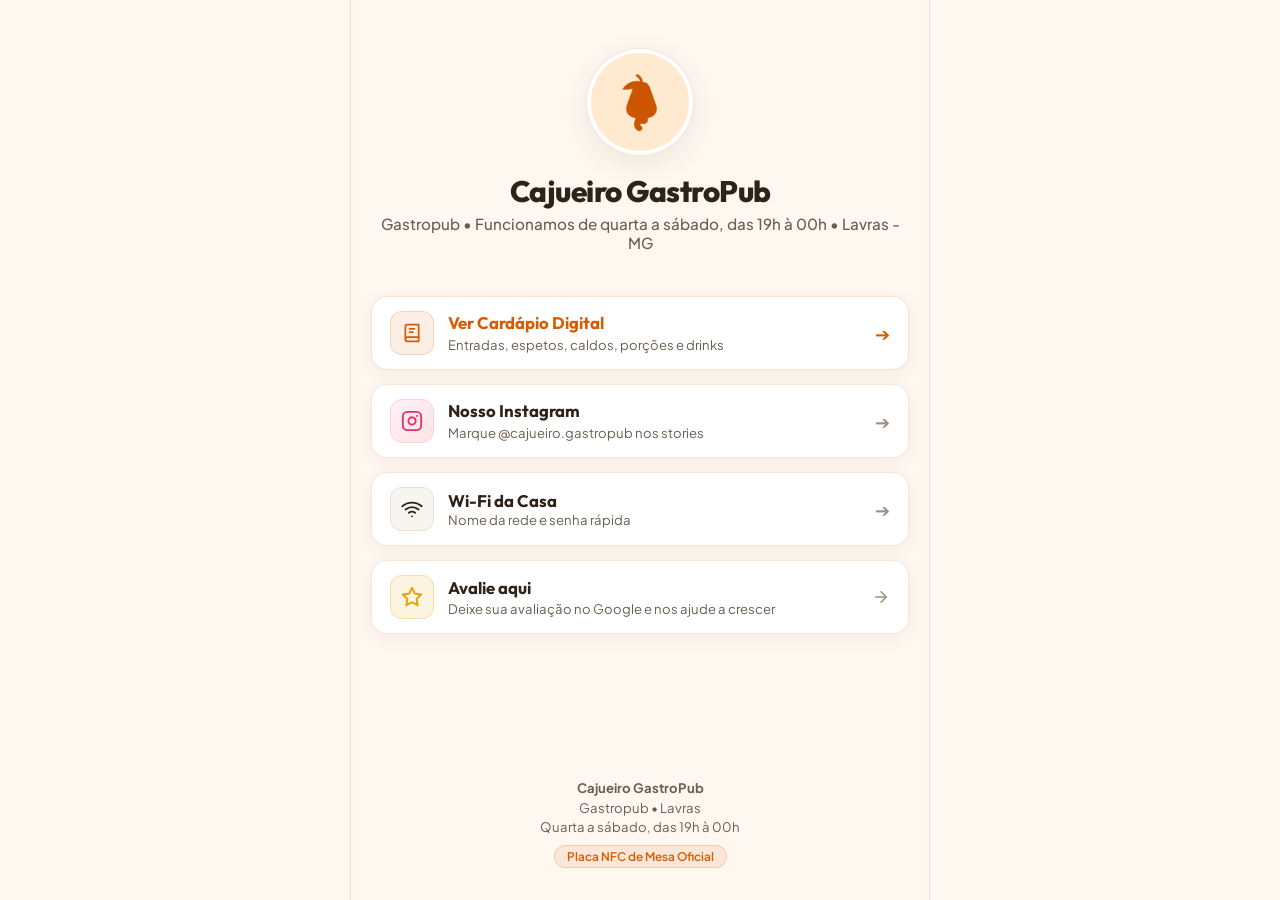
<file: index.html>
<!DOCTYPE html>
<html lang="pt-BR">

<head>
  <meta charset="UTF-8">
  <meta name="viewport"
    content="width=device-width, initial-scale=1.0, maximum-scale=1.0, user-scalable=no, viewport-fit=cover">
  <meta name="theme-color" content="#FFF8F0">
  <meta name="apple-mobile-web-app-status-bar-style" content="default">
  <meta name="description"
    content="Cajueiro GastroPub — Gastrobar em Lavras - MG. Funcionamos de quarta a sábado, das 19h à 00h. Conecte-se ao Wi-Fi e acesse nosso cardápio digital.">

  <!-- Open Graph / WhatsApp Preview -->
  <meta property="og:type" content="website">
  <meta property="og:title" content="Cajueiro GastroPub • Lavras - MG">
  <meta property="og:description" content="Gastrobar • Funcionamos de quarta a sábado, das 19h à 00h • Lavras - MG">
  <meta property="og:image" content="assets/images/logo.jpg">
  <meta property="og:locale" content="pt_BR">
  <meta property="og:site_name" content="Cajueiro GastroPub">

  <title>Cajueiro GastroPub • Cardápio Digital</title>

  <!-- Favicon com logo oficial -->
  <link rel="icon" type="image/jpeg" href="assets/images/logo.jpg">

  <!-- Estilos da Aplicação -->
  <link rel="stylesheet" href="assets/css/styles.css?v=2.7">
</head>

<body>

  <div class="app-container" id="hubAppContainer">
    <main class="hub-wrapper">

      <!-- Identidade e Boas-Vindas Centralizada (Topo Limpo & Minimalista) -->
      <section class="hub-identity">
        <div class="hub-logo-box">
          <img src="assets/images/logo.jpg" alt="Logotipo Cajueiro GastroPub" class="hub-logo-img" width="108"
            height="108" loading="eager" />
        </div>

        <h1 class="hub-title">Cajueiro GastroPub</h1>
        <p class="hub-subtitle">Gastropub • Funcionamos de quarta a sábado, das 19h à 00h • Lavras - MG</p>

        <!-- Selo de Mesa Ativa Detectada via URL NFC (?mesa=XX) -->
        <div class="table-badge" id="hubTableBadge" style="display: none;">
          <span class="table-badge-dot" aria-hidden="true"></span>
          <span>Mesa <strong id="hubTableNumber">--</strong> Conectada</span>
        </div>
      </section>

      <!-- Ações do Hub de Mesa -->
      <nav class="hub-actions" aria-label="Menu principal de acesso">

        <!-- Opção 1: Ver Cardápio (Ação Principal) -->
        <a href="cardapio.html" class="hub-btn hub-btn-primary" id="hubMenuLink">
          <div class="hub-btn-left">
            <span class="hub-btn-icon" aria-hidden="true">
              <svg width="20" height="20" viewBox="0 0 24 24" fill="none" stroke="currentColor" stroke-width="2"
                stroke-linecap="round" stroke-linejoin="round">
                <path d="M4 19.5A2.5 2.5 0 0 1 6.5 17H20"></path>
                <path d="M6.5 2H20v20H6.5A2.5 2.5 0 0 1 4 19.5v-15A2.5 2.5 0 0 1 6.5 2z"></path>
                <line x1="9" y1="7" x2="15" y2="7"></line>
                <line x1="9" y1="11" x2="13" y2="11"></line>
              </svg>
            </span>
            <div class="hub-btn-text">
              <span class="hub-btn-title">Ver Cardápio Digital</span><br>
              <span class="hub-btn-desc">Entradas, espetos, caldos, porções e drinks</span>
            </div>
          </div>
          <span class="hub-btn-arrow" aria-hidden="true">➔</span>
        </a>

        <!-- Opção 2: Nosso Instagram -->
        <a href="https://www.instagram.com/cajueiro.gastropub/" target="_blank" rel="noopener noreferrer"
          class="hub-btn hub-btn-instagram" id="hubInstagramLink">
          <div class="hub-btn-left">
            <span class="hub-btn-icon" aria-hidden="true">
              <svg width="22" height="22" viewBox="0 0 24 24" fill="none" stroke="currentColor" stroke-width="2"
                stroke-linecap="round" stroke-linejoin="round">
                <rect x="2" y="2" width="20" height="20" rx="5" ry="5"></rect>
                <path d="M16 11.37A4 4 0 1 1 12.63 8 4 4 0 0 1 16 11.37z"></path>
                <line x1="17.5" y1="6.5" x2="17.51" y2="6.5"></line>
              </svg>
            </span>
            <div class="hub-btn-text">
              <span class="hub-btn-title">Nosso Instagram</span><br>
              <span class="hub-btn-desc">Marque @cajueiro.gastropub nos stories</span>
            </div>
          </div>
          <span class="hub-btn-arrow" aria-hidden="true">➔</span>
        </a>

        <!-- Opção 3: Wi-Fi da Casa -->
        <button type="button" class="hub-btn hub-btn-wifi btn-trigger-wifi" id="hubWifiBtn">
          <div class="hub-btn-left">
            <span class="hub-btn-icon" aria-hidden="true" id="hubWifiIcon">
              <svg width="22" height="22" viewBox="0 0 24 24" fill="none" stroke="currentColor" stroke-width="2"
                stroke-linecap="round" stroke-linejoin="round">
                <path d="M5 12.55a11 11 0 0 1 14.08 0"></path>
                <path d="M1.42 9a16 16 0 0 1 21.16 0"></path>
                <path d="M8.53 16.11a6 6 0 0 1 6.95 0"></path>
                <line x1="12" y1="20" x2="12.01" y2="20"></line>
              </svg>
            </span>
            <div class="hub-btn-text">
              <span class="hub-btn-title" id="hubWifiTitle">Wi-Fi da Casa</span><br>
              <span class="hub-btn-desc" id="hubWifiDesc">Nome da rede e senha rápida</span>
            </div>
          </div>
          <span class="hub-btn-arrow" aria-hidden="true">➔</span>
        </button>

        <!-- Opção 4: Avalie aqui (Google Reviews) -->
        <a href="https://search.google.com/local/writereview?placeid=ChIJEXlnKy39_wkRY-Z75PKBd4A" target="_blank"
          rel="noopener noreferrer" class="link-card" id="hubReviewLink">
          <div class="link-icon-wrapper" style="background: rgba(229, 160, 0, 0.12); color: #E5A000;">
            <svg width="22" height="22" viewBox="0 0 24 24" fill="none" stroke="currentColor" stroke-width="2"
              stroke-linecap="round" stroke-linejoin="round">
              <polygon
                points="12 2 15.09 8.26 22 9.27 17 14.14 18.18 21.02 12 17.77 5.82 21.02 7 14.14 2 9.27 8.91 8.26 12 2">
              </polygon>
            </svg>
          </div>
          <div class="link-info">
            <span class="link-title">Avalie aqui</span>
            <span class="link-desc">Deixe sua avaliação no Google e nos ajude a crescer</span>
          </div>
          <svg class="link-arrow" width="18" height="18" viewBox="0 0 24 24" fill="none" stroke="currentColor"
            stroke-width="2" stroke-linecap="round" stroke-linejoin="round">
            <line x1="5" y1="12" x2="19" y2="12"></line>
            <polyline points="12 5 19 12 12 19"></polyline>
          </svg>
        </a>

      </nav>

      <!-- Rodapé Institucional Oficial -->
      <footer class="hub-footer">
        <p class="hub-footer-text">
          <strong>Cajueiro GastroPub</strong><br>
          Gastropub • Lavras<br>
          Quarta a sábado, das 19h à 00h
        </p>
        <span class="hub-footer-badge">Placa NFC de Mesa Oficial</span>
      </footer>

    </main>

    <!-- Modal de Wi-Fi -->
    <div class="modal-overlay" id="wifiModal" role="dialog" aria-modal="true" aria-labelledby="wifiModalTitle">
      <div class="wifi-modal-box">
        <div class="wifi-icon-large" aria-hidden="true">
          <svg width="32" height="32" viewBox="0 0 24 24" fill="none" stroke="currentColor" stroke-width="2"
            stroke-linecap="round" stroke-linejoin="round">
            <path d="M5 12.55a11 11 0 0 1 14.08 0"></path>
            <path d="M1.42 9a16 16 0 0 1 21.16 0"></path>
            <path d="M8.53 16.11a6 6 0 0 1 6.95 0"></path>
            <line x1="12" y1="20" x2="12.01" y2="20"></line>
          </svg>
        </div>

        <h2 class="wifi-modal-title" id="wifiModalTitle">Wi-Fi Cajueiro GastroPub</h2>
        <p class="wifi-modal-desc">Conecte-se gratuitamente à nossa rede exclusiva para clientes.</p>

        <!-- Visualização Padrão das Credenciais -->
        <div class="wifi-info-card" id="wifiDisplayView">
          <div class="wifi-row">
            <span class="wifi-row-label">Nome da Rede (SSID)</span>
            <span class="wifi-row-value wifi-ssid-value" id="wifiModalSsidVal">Cajueiro GastroPub</span>
          </div>
          <div class="wifi-row">
            <span class="wifi-row-label">Senha de Acesso</span>
            <span class="wifi-row-value wifi-password-value" id="wifiModalPasswordVal">cajueirogastropub</span>
          </div>
        </div>

        <!-- Formulário de Edição ADM (Oculto por Padrão) -->
        <div class="wifi-edit-form" id="wifiEditForm" style="display: none;">
          <div class="wifi-edit-field">
            <label class="wifi-edit-label" for="wifiEditSsidInput">Nome da Rede (SSID)</label>
            <input type="text" class="wifi-edit-input" id="wifiEditSsidInput" placeholder="Ex: Cajueiro GastroPub"
              autocomplete="off" />
          </div>
          <div class="wifi-edit-field">
            <label class="wifi-edit-label" for="wifiEditPasswordInput">Senha de Acesso</label>
            <input type="text" class="wifi-edit-input" id="wifiEditPasswordInput" placeholder="Ex: cajueirogastropub"
              autocomplete="off" />
          </div>
          <div class="wifi-edit-actions">
            <button type="button" class="btn-wifi-edit-cancel" id="btnCancelWifiEdit">Cancelar</button>
            <button type="button" class="btn-wifi-edit-save" id="btnSaveWifiEdit">Salvar Wi-Fi</button>
          </div>
        </div>

        <!-- Ações Principais -->
        <div class="wifi-main-actions" id="wifiMainActions">
          <button type="button" class="btn-copy-wifi" id="btnCopyWifiPassword">
            <svg width="18" height="18" viewBox="0 0 24 24" fill="none" stroke="currentColor" stroke-width="2"
              stroke-linecap="round" stroke-linejoin="round">
              <rect x="9" y="9" width="13" height="13" rx="2" ry="2"></rect>
              <path d="M5 15H4a2 2 0 0 1-2-2V4a2 2 0 0 1 2-2h9a2 2 0 0 1 2 2v1"></path>
            </svg>
            <span>Copiar Senha</span>
          </button>

          <!-- Botão ADM: Alterar Dados do Wi-Fi -->
          <button type="button" class="btn-admin-edit-wifi" id="btnOpenWifiEdit" style="display: none;">
            <svg width="15" height="15" viewBox="0 0 24 24" fill="none" stroke="currentColor" stroke-width="2"
              stroke-linecap="round" stroke-linejoin="round">
              <path d="M11 4H4a2 2 0 0 0-2 2v14a2 2 0 0 0 2 2h14a2 2 0 0 0 2-2v-7"></path>
              <path d="M18.5 2.5a2.121 2.121 0 0 1 3 3L12 15l-4 1 1-4 9.5-9.5z"></path>
            </svg>
            <span>✏️ Alterar Dados do Wi-Fi</span>
          </button>
        </div>

        <button type="button" class="btn-close-wifi-text" id="btnCloseWifi">
          Fechar Janela
        </button>
      </div>
    </div>

    <!-- Toast de Notificação -->
    <div class="toast-notice" id="toastNotice" role="status" aria-live="polite"></div>

  </div>

  <!-- Scripts -->
  <script src="assets/js/products.js?v=2.8"></script>
  <script src="assets/js/supabase.js?v=2.8"></script>
  <script src="assets/js/app.js?v=2.8"></script>
</body>

</html>
</file>
<file: assets/css/styles.css>
/* =====================================================================
   CAJUEIRO GASTROPUB â€” CARDÃPIO DIGITAL & HUB NFC (LAVRAS - MG)
   Design System Light Theme: Acolhedor, Sofisticado e GastronÃ´mico
   ===================================================================== */

@import url('https://fonts.googleapis.com/css2?family=Outfit:wght@400;500;600;700;800&family=Plus+Jakarta+Sans:wght@400;500;600;700&display=swap');

:root {
  /* 1. Paleta de SuperfÃ­cies (Bege Claro Acolhedor & Branco Puro) */
  --bg-main: #FFF8F0;             /* Cor de Fundo da AplicaÃ§Ã£o: Bege claro acolhedor */
  --bg-main-alt: #FFF3E3;         /* Fundo secundÃ¡rio suave / contraste sutil */
  --bg-card: #FFFFFF;             /* SuperfÃ­cie dos Cards branca para destaque limpo */
  --bg-card-hover: #FFFDFB;       /* Micro-hover suave */
  --bg-input: #FFFFFF;            /* Fundo suave para inputs */
  --bg-chip: #FFEBD6;             /* Chips inativos com nuance suave de caju */
  --bg-chip-hover: #FEDCBD;       /* Hover dos chips */
  --bg-glass: rgba(255, 248, 240, 0.94); /* Vidro fosco translÃºcido no topo */

  /* 2. Cores da Marca â€” Cajueiro GastroPub (Laranja Caju / Terracota) */
  --primary: #D95B00;                 /* Tom PrimÃ¡rio (Laranja Caju / Terracota) */
  --primary-hover: #B84A00;           /* Tom PrimÃ¡rio Hover / Destaque Escuro */
  --primary-light: rgba(217, 91, 0, 0.1); /* Tom PrimÃ¡rio Suave / Fundo de Destaques */
  --brand-terracotta: #D95B00;        /* Laranja Caju / Terracota protagonista */
  --brand-terracotta-hover: #B84A00;  /* Tom primÃ¡rio hover / destaque escuro */
  --brand-terracotta-light: rgba(217, 91, 0, 0.1);  /* Tom primÃ¡rio suave / fundo de destaques */
  --brand-terracotta-border: rgba(217, 91, 0, 0.18); /* Borda delicada com tom de caju */
  --brand-amber: #E68A00;             /* Dourado caju para selos e estrelas */

  /* 3. Selo de Mesa e Status (Verde SÃ¡lvia) */
  --status-table-bg: #EAF6EE;
  --status-table-border: #C6E7D2;
  --status-table-text: #237841;
  --status-table-dot: #2E9B54;

  /* 4. Tipografia & Hierarquia de Contraste */
  --text-primary: #2D2319;          /* Cor do Texto Principal: marrom bistrÃ´ profundo */
  --text-heading: #2D2319;          /* Marrom bistrÃ´ para tÃ­tulos e seÃ§Ãµes */
  --text-secondary: #6B5E51;        /* Cor do Texto SecundÃ¡rio: ingredientes e descriÃ§Ãµes */
  --text-dim: #9C8E80;              /* Placeholders e textos discretos */
  --text-white: #FFFFFF;            /* Texto branco sobre botÃµes primÃ¡rios */

  /* 5. Bordas Sutis e Sombras Suaves */
  --border-subtle: rgba(217, 91, 0, 0.15); /* Bordas Sutis */
  --border-divider: rgba(217, 91, 0, 0.10); /* Divisores internos */
  --border-focus: #D95B00;          /* Anel de foco no tom primÃ¡rio da marca */

  --shadow-sm: 0 2px 8px rgba(45, 35, 25, 0.05);
  --shadow-card: 0 4px 18px rgba(45, 35, 25, 0.06);
  --shadow-card-hover: 0 8px 24px rgba(217, 91, 0, 0.12);
  --shadow-drawer: 0 -10px 40px rgba(45, 35, 25, 0.14);
  --shadow-modal: 0 16px 40px rgba(45, 35, 25, 0.16);

  /* 6. Medidas e Geometria */
  --font-heading: 'Outfit', -apple-system, BlinkMacSystemFont, sans-serif;
  --font-body: 'Plus Jakarta Sans', -apple-system, BlinkMacSystemFont, sans-serif;
  --radius-sm: 10px;
  --radius-md: 16px;
  --radius-lg: 20px;
  --radius-xl: 24px;
  --radius-full: 9999px;
  --header-height: 64px;
  --category-bar-height: 56px;
  --touch-target: 44px;
}

/* =====================================================================
   RESET E BASE
   ===================================================================== */
*, *::before, *::after {
  box-sizing: border-box;
  margin: 0;
  padding: 0;
  -webkit-tap-highlight-color: transparent;
}

html {
  font-size: 16px;
  scroll-behavior: smooth;
  background-color: var(--bg-main);
  color: var(--text-primary);
  font-family: var(--font-body);
  -webkit-font-smoothing: antialiased;
  -moz-osx-font-smoothing: grayscale;
}

body {
  min-height: 100vh;
  display: flex;
  flex-direction: column;
  background-color: var(--bg-main);
  color: var(--text-primary);
  overflow-x: hidden;
  padding-bottom: env(safe-area-inset-bottom, 20px);
}

img, video {
  display: block;
  max-width: 100%;
  height: auto;
}

button, a, input {
  font-family: inherit;
  color: inherit;
}

button {
  background: none;
  border: none;
  cursor: pointer;
}

a {
  text-decoration: none;
}

/* =====================================================================
   CONTAINER DO APP (MOBILE-FIRST)
   ===================================================================== */
.app-container {
  width: 100%;
  max-width: 580px;
  margin: 0 auto;
  min-height: 100vh;
  position: relative;
  display: flex;
  flex-direction: column;
  background-color: var(--bg-main);
}

/* =====================================================================
   1. HUB DE ENTRADA (INDEX.HTML / LINKTREE DA MESA)
   ===================================================================== */
.hub-wrapper {
  display: flex;
  flex-direction: column;
  min-height: 100vh;
  padding: 48px 20px 32px 20px;
  padding-top: max(48px, env(safe-area-inset-top, 32px));
  position: relative;
  z-index: 1;
}

/* Identidade Centralizada do Cajueiro GastroPub (Clean & Sofisticado) */
.hub-identity {
  display: flex;
  flex-direction: column;
  align-items: center;
  text-align: center;
  margin-top: 0;
  margin-bottom: 30px;
  position: relative;
  z-index: 2;
}

.hub-logo-box {
  width: 108px;
  height: 108px;
  border-radius: 50%;
  padding: 4px;
  background-color: #FFFFFF;
  border: 1px solid var(--border-subtle);
  box-shadow: 0 8px 28px rgba(31, 30, 28, 0.08);
  margin-bottom: 16px;
  transition: transform 0.25s ease, box-shadow 0.25s ease;
  display: flex;
  align-items: center;
  justify-content: center;
  overflow: hidden;
}

.hub-logo-box:hover {
  transform: translateY(-2px);
  box-shadow: 0 12px 32px rgba(31, 30, 28, 0.12);
}

.hub-logo-img {
  width: 100%;
  height: 100%;
  border-radius: 50%;
  object-fit: cover;
  background-color: #FFFFFF;
}

.hub-title {
  font-family: var(--font-heading);
  font-size: 1.85rem;
  font-weight: 800;
  letter-spacing: -0.5px;
  color: var(--text-primary);
  margin-bottom: 4px;
}

.hub-subtitle {
  font-size: 0.95rem;
  color: var(--text-secondary);
  font-weight: 500;
  margin-bottom: 14px;
}

/* Selo de Mesa Ativa Clean */
.table-badge {
  display: inline-flex;
  align-items: center;
  gap: 8px;
  background-color: var(--status-table-bg);
  border: 1px solid var(--status-table-border);
  padding: 6px 14px;
  border-radius: var(--radius-full);
  font-size: 0.85rem;
  font-weight: 600;
  color: var(--status-table-text);
  box-shadow: 0 2px 6px rgba(35, 120, 65, 0.06);
}

.table-badge-dot {
  width: 8px;
  height: 8px;
  border-radius: 50%;
  background-color: var(--status-table-dot);
  box-shadow: 0 0 6px rgba(46, 155, 84, 0.5);
  animation: pulseGreen 2.2s infinite ease-in-out;
}

@keyframes pulseGreen {
  0%, 100% { transform: scale(0.9); opacity: 0.85; }
  50% { transform: scale(1.15); opacity: 1; }
}

/* Lista de AÃ§Ãµes do Hub */
.hub-actions {
  display: flex;
  flex-direction: column;
  gap: 14px;
  width: 100%;
  margin-bottom: 28px;
}

.hub-btn {
  display: flex;
  align-items: center;
  justify-content: space-between;
  width: 100%;
  min-height: 68px;
  padding: 14px 18px;
  border-radius: var(--radius-md);
  background-color: var(--bg-card);
  border: 1px solid var(--border-subtle);
  color: var(--text-primary);
  box-shadow: var(--shadow-card);
  transition: transform 0.18s cubic-bezier(0.16, 1, 0.3, 1), box-shadow 0.18s ease, border-color 0.18s ease;
  position: relative;
}

.hub-btn:hover {
  box-shadow: var(--shadow-card-hover);
  border-color: #DFDBD3;
  transform: translateY(-1px);
}

.hub-btn:active {
  transform: scale(0.985);
}

.hub-btn-left {
  display: flex;
  align-items: center;
  gap: 14px;
}

.hub-btn-icon {
  width: 44px;
  height: 44px;
  border-radius: 12px;
  display: flex;
  align-items: center;
  justify-content: center;
  font-size: 1.25rem;
  flex-shrink: 0;
  background-color: var(--bg-main-alt);
  border: 1px solid var(--border-subtle);
  color: var(--text-primary);
  transition: transform 0.2s ease, background-color 0.2s ease;
}

.hub-btn-text {
  text-align: left;
}

.hub-btn-title {
  font-family: var(--font-heading);
  font-size: 1.05rem;
  font-weight: 700;
  color: var(--text-primary);
  line-height: 1.25;
}

.hub-btn-desc {
  font-size: 0.82rem;
  color: var(--text-secondary);
  margin-top: 3px;
}

.hub-btn-arrow {
  color: var(--text-dim);
  font-size: 1.15rem;
  transition: transform 0.2s ease, color 0.2s ease;
}

.hub-btn:hover .hub-btn-arrow {
  transform: translateX(3px);
  color: var(--brand-terracotta);
}

/* BotÃ£o 1: Ver CardÃ¡pio (AÃ§Ã£o Principal com Acento Terracota Nobre) */
.hub-btn-primary {
  border-color: var(--brand-terracotta-border);
  background-color: #FFFFFF;
}

.hub-btn-primary .hub-btn-icon {
  background-color: var(--brand-terracotta-light);
  border-color: var(--brand-terracotta-border);
  color: var(--brand-terracotta);
}

.hub-btn-primary .hub-btn-title {
  color: var(--brand-terracotta);
}

.hub-btn-primary .hub-btn-arrow {
  color: var(--brand-terracotta);
}

/* BotÃ£o 2: Instagram */
.hub-btn-instagram .hub-btn-icon {
  background: linear-gradient(135deg, #FFF0F5 0%, #FFE4E6 100%);
  border-color: #FBCFE8;
  color: #E1306C;
}

/* BotÃ£o 3: Wi-Fi */
.hub-btn-wifi .hub-btn-icon {
  background-color: #F7F5F0;
  color: var(--text-primary);
}

/* BotÃ£o 4: AvaliaÃ§Ã£o no Google & Estilos Link-Card */
.link-card {
  display: flex;
  align-items: center;
  justify-content: space-between;
  width: 100%;
  min-height: 68px;
  padding: 14px 18px;
  border-radius: var(--radius-md);
  background-color: var(--bg-card);
  border: 1px solid var(--border-subtle);
  color: var(--text-primary);
  box-shadow: var(--shadow-card);
  transition: transform 0.18s cubic-bezier(0.16, 1, 0.3, 1), box-shadow 0.18s ease, border-color 0.18s ease;
  position: relative;
  text-decoration: none;
  gap: 14px;
}

.link-card:hover {
  box-shadow: var(--shadow-card-hover);
  border-color: #DFDBD3;
  transform: translateY(-1px);
}

.link-card:active {
  transform: scale(0.985);
}

.link-icon-wrapper {
  width: 44px;
  height: 44px;
  border-radius: 12px;
  display: flex;
  align-items: center;
  justify-content: center;
  font-size: 1.25rem;
  flex-shrink: 0;
  border: 1px solid rgba(229, 160, 0, 0.25);
  transition: transform 0.2s ease, background-color 0.2s ease;
}

.link-card:hover .link-icon-wrapper {
  transform: scale(1.05);
}

.link-info {
  display: flex;
  flex-direction: column;
  text-align: left;
  flex: 1;
}

.link-title {
  font-family: var(--font-heading);
  font-size: 1.05rem;
  font-weight: 700;
  color: var(--text-primary);
  line-height: 1.25;
}

.link-desc {
  font-size: 0.82rem;
  color: var(--text-secondary);
  margin-top: 3px;
}

.link-arrow {
  color: var(--text-dim);
  flex-shrink: 0;
  transition: transform 0.2s ease, color 0.2s ease;
}

.link-card:hover .link-arrow {
  transform: translateX(3px);
  color: #E5A000;
}

/* RodapÃ© do Hub */
.hub-footer {
  margin-top: auto;
  text-align: center;
  padding-top: 20px;
}

.hub-footer-text {
  font-size: 0.82rem;
  color: var(--text-secondary);
  line-height: 1.5;
}

.hub-footer-badge {
  display: inline-block;
  margin-top: 8px;
  font-size: 0.74rem;
  font-weight: 600;
  color: var(--brand-terracotta);
  background-color: var(--brand-terracotta-light);
  border: 1px solid var(--brand-terracotta-border);
  padding: 3px 12px;
  border-radius: var(--radius-full);
}

/* =====================================================================
   2. CARDÃPIO DIGITAL (CARDAPIO.HTML)
   ===================================================================== */

/* Header Compacto Sticky */
.menu-header {
  position: sticky;
  top: 0;
  z-index: 100;
  height: var(--header-height);
  background: var(--bg-glass);
  backdrop-filter: blur(12px);
  -webkit-backdrop-filter: blur(12px);
  border-bottom: 1px solid var(--border-subtle);
  display: flex;
  align-items: center;
  justify-content: space-between;
  padding: 0 16px;
  padding-top: env(safe-area-inset-top, 0px);
}

.header-left {
  display: flex;
  align-items: center;
  gap: 12px;
}

.btn-back-hub {
  width: 40px;
  height: 40px;
  border-radius: 12px;
  background-color: var(--bg-card);
  border: 1px solid var(--border-subtle);
  display: flex;
  align-items: center;
  justify-content: center;
  color: var(--text-primary);
  box-shadow: var(--shadow-sm);
  transition: transform 0.1s ease, border-color 0.15s ease;
}

.btn-back-hub:active {
  transform: scale(0.92);
}

.header-brand {
  display: flex;
  align-items: center;
  gap: 10px;
}

.header-logo-mini {
  width: 36px;
  height: 36px;
  border-radius: 50%;
  object-fit: cover;
  border: 1.5px solid var(--border-subtle);
  background-color: #FFFFFF;
}

.header-title-box {
  display: flex;
  flex-direction: column;
}

.header-title {
  font-family: var(--font-heading);
  font-size: 1.15rem;
  font-weight: 800;
  color: var(--text-primary);
  line-height: 1.1;
  letter-spacing: -0.3px;
}

.header-desc {
  font-size: 0.74rem;
  color: var(--text-secondary);
  font-weight: 500;
}

.header-right {
  display: flex;
  align-items: center;
  gap: 8px;
}

.header-table-badge {
  display: flex;
  align-items: center;
  gap: 6px;
  background-color: var(--status-table-bg);
  border: 1px solid var(--status-table-border);
  padding: 5px 12px;
  border-radius: var(--radius-full);
  font-size: 0.8rem;
  font-weight: 700;
  color: var(--status-table-text);
}

.header-wifi-btn {
  width: 40px;
  height: 40px;
  border-radius: 12px;
  background-color: var(--bg-card);
  border: 1px solid var(--border-subtle);
  display: flex;
  align-items: center;
  justify-content: center;
  color: var(--text-primary);
  box-shadow: var(--shadow-sm);
  transition: transform 0.1s ease;
}

.header-wifi-btn:active {
  transform: scale(0.92);
}

.header-admin-btn {
  width: 40px;
  height: 40px;
  border-radius: 12px;
  background-color: var(--bg-card);
  border: 1px solid var(--border-subtle);
  display: flex;
  align-items: center;
  justify-content: center;
  color: var(--text-primary);
  box-shadow: var(--shadow-sm);
  transition: transform 0.1s ease, border-color 0.15s ease, background-color 0.15s ease, color 0.15s ease;
  cursor: pointer;
}

.header-admin-btn:hover {
  border-color: #DFDBD3;
  color: var(--brand-terracotta);
}

.header-admin-btn:active {
  transform: scale(0.92);
}

body.admin-mode-active .header-admin-btn,
.header-admin-btn.active {
  background-color: var(--brand-terracotta-light);
  border-color: var(--brand-terracotta-border);
  color: var(--brand-terracotta);
}

.header-cart-btn {
  position: relative;
  width: 40px;
  height: 40px;
  border-radius: 12px;
  background-color: var(--bg-card);
  border: 1px solid var(--border-subtle);
  display: flex;
  align-items: center;
  justify-content: center;
  color: var(--text-primary);
  box-shadow: var(--shadow-sm);
  transition: transform 0.1s ease, border-color 0.15s ease;
  cursor: pointer;
}

.header-cart-btn:active {
  transform: scale(0.92);
}

.cart-badge {
  position: absolute;
  top: -4px;
  right: -4px;
  min-width: 19px;
  height: 19px;
  padding: 0 5px;
  border-radius: var(--radius-full);
  background-color: var(--brand-terracotta);
  color: #FFFFFF;
  font-size: 0.72rem;
  font-weight: 800;
  display: flex;
  align-items: center;
  justify-content: center;
  box-shadow: 0 2px 6px rgba(217, 91, 0, 0.45);
  border: 2px solid #FFFFFF;
  line-height: 1;
  transition: transform 0.2s cubic-bezier(0.175, 0.885, 0.32, 1.275);
}

/* Barra de Pesquisa RÃ¡pida */
.search-container {
  padding: 14px 16px 8px 16px;
  position: relative;
}

.search-input-wrapper {
  position: relative;
  display: flex;
  align-items: center;
  background-color: var(--bg-card);
  border: 1px solid var(--border-subtle);
  border-radius: var(--radius-md);
  padding: 0 14px;
  box-shadow: var(--shadow-sm);
  transition: border-color 0.2s ease, box-shadow 0.2s ease;
}

.search-input-wrapper:focus-within {
  border-color: var(--brand-terracotta);
  box-shadow: 0 0 0 3px rgba(217, 91, 0, 0.12);
}

.search-icon {
  color: var(--text-dim);
  font-size: 1.05rem;
  margin-right: 10px;
  flex-shrink: 0;
  display: flex;
  align-items: center;
}

.search-input {
  width: 100%;
  height: 46px;
  background: transparent;
  border: none;
  outline: none;
  color: var(--text-primary);
  font-size: 0.95rem;
  font-weight: 500;
}

.search-input::placeholder {
  color: var(--text-dim);
}

.search-clear-btn {
  width: 28px;
  height: 28px;
  display: none;
  align-items: center;
  justify-content: center;
  color: var(--text-dim);
  border-radius: 50%;
  font-size: 0.85rem;
  transition: color 0.15s ease;
}

.search-clear-btn:hover {
  color: var(--text-primary);
}

.search-input:not(:placeholder-shown) ~ .search-clear-btn {
  display: flex;
}

/* Barra de Categorias Horizontal Sticky */
.categories-bar-wrapper {
  position: sticky;
  top: var(--header-height);
  z-index: 90;
  background: var(--bg-glass);
  backdrop-filter: blur(12px);
  -webkit-backdrop-filter: blur(12px);
  border-bottom: 1px solid var(--border-subtle);
  padding: 10px 0;
}

.categories-bar {
  display: flex;
  gap: 8px;
  overflow-x: auto;
  scroll-behavior: smooth;
  padding: 0 16px;
  scrollbar-width: none;
  -ms-overflow-style: none;
}

.categories-bar::-webkit-scrollbar {
  display: none;
}

.category-tab {
  display: inline-flex;
  align-items: center;
  justify-content: center;
  padding: 8px 16px;
  min-height: 38px;
  border-radius: var(--radius-full);
  background-color: var(--bg-card);
  border: 1px solid var(--border-subtle);
  color: var(--text-secondary);
  font-size: 0.86rem;
  font-weight: 600;
  white-space: nowrap;
  flex-shrink: 0;
  transition: all 0.2s cubic-bezier(0.16, 1, 0.3, 1);
  cursor: pointer;
  letter-spacing: -0.1px;
}

.category-tab:hover {
  background-color: var(--bg-chip);
  color: var(--text-primary);
  border-color: var(--brand-terracotta-border);
}

.category-tab.active {
  background-color: var(--brand-terracotta);
  color: #FFFFFF;
  border-color: var(--brand-terracotta);
  box-shadow: 0 3px 12px rgba(217, 91, 0, 0.28);
  font-weight: 700;
}

/* =====================================================================
   SEÃ‡Ã•ES E LISTAGEM DE PRODUTOS
   ===================================================================== */
.menu-content {
  padding: 16px;
  display: flex;
  flex-direction: column;
  gap: 32px;
}

.menu-section {
  scroll-margin-top: calc(var(--header-height) + var(--category-bar-height) + 14px);
}

.section-header {
  margin-bottom: 14px;
}

.section-title-wrap {
  display: flex;
  align-items: center;
  justify-content: space-between;
  gap: 12px;
  margin-bottom: 4px;
}

.section-title {
  font-family: var(--font-heading);
  font-size: 1.35rem;
  font-weight: 800;
  color: var(--text-primary);
  letter-spacing: -0.3px;
  line-height: 1.25;
}

.section-count {
  font-size: 0.78rem;
  font-weight: 600;
  color: var(--text-secondary);
  background-color: var(--bg-main-alt);
  border: 1px solid var(--border-subtle);
  padding: 3px 10px;
  border-radius: var(--radius-full);
  white-space: nowrap;
  flex-shrink: 0;
}

.section-desc {
  font-size: 0.85rem;
  color: var(--text-secondary);
  line-height: 1.45;
}

/* Grade de Produtos */
.products-grid {
  display: flex;
  flex-direction: column;
  gap: 14px;
}

/* Card do Produto (Clean & Refinado) */
.product-card {
  display: flex;
  gap: 14px;
  background-color: var(--bg-card);
  border: 1px solid var(--border-subtle);
  border-radius: var(--radius-lg);
  padding: 12px;
  box-shadow: var(--shadow-card);
  cursor: pointer;
  transition: transform 0.18s ease, border-color 0.18s ease, box-shadow 0.18s ease;
  position: relative;
  overflow: hidden;
}

.product-card:active {
  transform: scale(0.985);
}

.product-card:hover {
  border-color: #DFDBD3;
  box-shadow: var(--shadow-card-hover);
}

/* Imagem e Miniatura do Card */
.product-card-media {
  width: 104px;
  height: 104px;
  flex-shrink: 0;
  border-radius: var(--radius-md);
  overflow: hidden;
  position: relative;
  background-color: var(--bg-main-alt);
  border: 1px solid var(--border-subtle);
}

.product-card-img {
  width: 100%;
  height: 100%;
  object-fit: cover;
  transition: transform 0.3s ease;
}

.product-card:hover .product-card-img {
  transform: scale(1.04);
}

/* Fallback de mÃ­dia caso imagem falte */
.media-fallback {
  width: 100%;
  height: 100%;
  display: flex;
  flex-direction: column;
  align-items: center;
  justify-content: center;
  background: var(--bg-main-alt);
  color: var(--brand-terracotta);
  font-size: 1.8rem;
}

/* Badge de Destaque Discreta e Elegante */
.product-badge {
  position: absolute;
  top: 6px;
  left: 6px;
  background-color: rgba(255, 255, 255, 0.94);
  backdrop-filter: blur(4px);
  -webkit-backdrop-filter: blur(4px);
  border: 1px solid var(--brand-terracotta-border);
  color: var(--brand-terracotta);
  font-size: 0.65rem;
  font-weight: 700;
  padding: 2px 7px;
  border-radius: 6px;
  text-transform: uppercase;
  letter-spacing: 0.3px;
  box-shadow: 0 2px 6px rgba(0, 0, 0, 0.06);
}

/* InformaÃ§Ãµes do Produto */
.product-card-info {
  display: flex;
  flex-direction: column;
  flex: 1;
  min-width: 0;
}

.product-card-name {
  font-family: var(--font-heading);
  font-size: 1.08rem;
  font-weight: 700;
  color: var(--text-primary);
  line-height: 1.25;
  margin-bottom: 4px;
  display: -webkit-box;
  -webkit-line-clamp: 2;
  -webkit-box-orient: vertical;
  overflow: hidden;
}

.product-card-desc {
  font-size: 0.82rem;
  color: var(--text-secondary);
  line-height: 1.45;
  display: -webkit-box;
  -webkit-line-clamp: 2;
  -webkit-box-orient: vertical;
  overflow: hidden;
  margin-bottom: 8px;
}

.product-card-footer {
  margin-top: auto;
  display: flex;
  align-items: center;
  justify-content: space-between;
}

.product-price {
  font-family: var(--font-heading);
  font-size: 1.15rem;
  font-weight: 800;
  color: var(--brand-terracotta);
  letter-spacing: -0.2px;
}

.product-price-currency {
  font-size: 0.8rem;
  font-weight: 600;
  margin-right: 2px;
  color: var(--brand-terracotta);
}

.btn-open-detail {
  display: inline-flex;
  align-items: center;
  justify-content: center;
  width: 32px;
  height: 32px;
  border-radius: 50%;
  background-color: var(--bg-main-alt);
  border: 1px solid var(--border-subtle);
  color: var(--text-secondary);
  font-size: 0.85rem;
  transition: all 0.18s ease;
}

.product-card:hover .btn-open-detail {
  background-color: var(--brand-terracotta);
  border-color: var(--brand-terracotta);
  color: #FFFFFF;
  transform: scale(1.08);
}

/* Estado de busca vazia */
.empty-search-state {
  display: none;
  flex-direction: column;
  align-items: center;
  justify-content: center;
  padding: 48px 20px;
  text-align: center;
}

.empty-search-state.show {
  display: flex;
}

.empty-icon {
  font-size: 3rem;
  margin-bottom: 12px;
  opacity: 0.7;
}

.empty-title {
  font-family: var(--font-heading);
  font-size: 1.25rem;
  font-weight: 700;
  color: var(--text-primary);
  margin-bottom: 4px;
}

.empty-desc {
  font-size: 0.88rem;
  color: var(--text-secondary);
}

/* =====================================================================
   3. MODAL / BOTTOM SHEET DE DETALHES DO PRODUTO (LIGHT THEME)
   ===================================================================== */
.modal-overlay {
  position: fixed;
  inset: 0;
  background-color: rgba(31, 30, 28, 0.45);
  backdrop-filter: blur(8px);
  -webkit-backdrop-filter: blur(8px);
  z-index: 200;
  display: flex;
  align-items: flex-end;
  justify-content: center;
  opacity: 0;
  visibility: hidden;
  transition: opacity 0.25s ease, visibility 0.25s ease;
}

.modal-overlay.active {
  opacity: 1;
  visibility: visible;
}

.product-drawer {
  position: relative;
  width: 100%;
  max-width: 580px;
  max-height: 90vh;
  background-color: #FFFFFF;
  border-top-left-radius: 20px;
  border-top-right-radius: 20px;
  border: 1px solid var(--border-subtle);
  border-bottom: none;
  box-shadow: var(--shadow-drawer);
  display: flex;
  flex-direction: column;
  overflow: hidden;
  transform: translateY(100%);
  transition: transform 0.3s cubic-bezier(0.16, 1, 0.3, 1);
  padding-bottom: env(safe-area-inset-bottom, 20px);
}

.modal-overlay.active .product-drawer {
  transform: translateY(0);
}

/* Handle superior de arrastar */
.drawer-handle-bar {
  width: 100%;
  display: flex;
  justify-content: center;
  padding: 10px 0 6px 0;
  position: absolute;
  top: 0;
  left: 0;
  z-index: 15;
  pointer-events: none;
}

.drawer-handle {
  width: 44px;
  height: 5px;
  background-color: rgba(255, 255, 255, 0.85);
  border-radius: var(--radius-full);
  box-shadow: 0 1px 4px rgba(0, 0, 0, 0.35);
}

/* MÃ­dia em destaque no topo do modal */
.drawer-media-wrap,
.modal-media,
.modal-image-container {
  position: relative;
  width: 100%;
  height: clamp(280px, 75vw, 320px);
  aspect-ratio: 4 / 3;
  min-height: 280px;
  max-height: 320px;
  background-color: #F7F5F0;
  overflow: hidden;
  flex-shrink: 0;
  display: flex;
  align-items: center;
  justify-content: center;
  border-top-left-radius: 20px;
  border-top-right-radius: 20px;
}

@supports (aspect-ratio: 4 / 3) {
  .drawer-media-wrap,
  .modal-media,
  .modal-image-container {
    height: auto;
  }
}

/* Vinheta suave no topo para destacar o handle e o botÃ£o fechar */
.drawer-media-wrap::before,
.modal-media::before,
.modal-image-container::before {
  content: "";
  position: absolute;
  top: 0;
  left: 0;
  right: 0;
  height: 60px;
  background: linear-gradient(
    to bottom,
    rgba(0, 0, 0, 0.28) 0%,
    rgba(0, 0, 0, 0.1) 40%,
    transparent 100%
  );
  z-index: 2;
  pointer-events: none;
}

.drawer-media-img,
.drawer-media-video,
.modal-media img,
.modal-image-container img {
  width: 100%;
  height: 100%;
  object-fit: cover;
  object-position: center 75%;
  display: block;
}

/* Regra e classe dedicada para manter o hambÃºrguer centralizado e visÃ­vel por inteiro */
.burger-focus,
.drawer-media-img.burger-focus,
.modal-media img.burger-focus,
.modal-image-container img.burger-focus {
  object-fit: cover;
  object-position: center 75%;
}

.focus-bottom,
.drawer-media-img.focus-bottom {
  object-fit: cover;
  object-position: bottom center;
}

/* Imagens verticais ou que necessitem de acomodaÃ§Ã£o completa sem cortes */
.drawer-media-img.is-vertical,
.drawer-media-img.contain-fit {
  object-fit: contain;
  object-position: center;
  background-color: #F7F5F0;
}

.drawer-media-gradient {
  position: absolute;
  inset: 0;
  background: linear-gradient(
    to bottom,
    rgba(0, 0, 0, 0.2) 0%,
    transparent 50%,
    rgba(255, 255, 255, 0.95) 100%
  );
  pointer-events: none;
}

/* BotÃ£o Fechar Modal Flutuante com alto contraste e nitidez */
.btn-close-modal {
  position: absolute;
  top: 14px;
  right: 14px;
  width: 38px;
  height: 38px;
  border-radius: 50%;
  background-color: rgba(255, 255, 255, 0.95);
  backdrop-filter: blur(8px);
  -webkit-backdrop-filter: blur(8px);
  border: 1px solid rgba(255, 255, 255, 0.9);
  color: #1F1E1C;
  display: flex;
  align-items: center;
  justify-content: center;
  font-size: 1.15rem;
  font-weight: 700;
  line-height: 1;
  z-index: 20;
  box-shadow: 0 4px 14px rgba(0, 0, 0, 0.18), 0 1px 3px rgba(0, 0, 0, 0.12);
  cursor: pointer;
  transition: transform 0.15s ease, background-color 0.15s ease, box-shadow 0.15s ease;
}

.btn-close-modal:hover {
  background-color: #FFFFFF;
  transform: scale(1.05);
  box-shadow: 0 6px 18px rgba(0, 0, 0, 0.22);
}

.btn-close-modal:active {
  transform: scale(0.92);
}

/* ConteÃºdo do Drawer */
.drawer-body {
  padding: 18px 20px 24px 20px;
  overflow-y: auto;
  display: flex;
  flex-direction: column;
  gap: 16px;
  background-color: #FFFFFF;
}

.drawer-badge {
  display: inline-block;
  align-self: flex-start;
  font-size: 0.72rem;
  font-weight: 700;
  text-transform: uppercase;
  color: var(--brand-terracotta);
  background-color: var(--brand-terracotta-light);
  border: 1px solid var(--brand-terracotta-border);
  padding: 4px 12px;
  border-radius: var(--radius-full);
}

.drawer-header-row {
  display: flex;
  align-items: flex-start;
  justify-content: space-between;
  gap: 12px;
}

.drawer-title {
  font-family: var(--font-heading);
  font-size: 1.5rem;
  font-weight: 800;
  color: var(--text-primary);
  line-height: 1.2;
}

.drawer-price {
  font-family: var(--font-heading);
  font-size: 1.5rem;
  font-weight: 800;
  color: var(--brand-terracotta);
  white-space: nowrap;
}

.drawer-desc {
  font-size: 0.95rem;
  line-height: 1.6;
  color: var(--text-secondary);
}

/* SeÃ§Ã£o de Ingredientes */
.drawer-section-title {
  font-family: var(--font-heading);
  font-size: 0.9rem;
  font-weight: 700;
  color: var(--text-primary);
  text-transform: uppercase;
  letter-spacing: 0.5px;
  margin-bottom: 8px;
}

.ingredients-list {
  display: flex;
  flex-wrap: wrap;
  gap: 8px;
  list-style: none;
}

.ingredient-pill {
  font-size: 0.82rem;
  font-weight: 500;
  color: var(--text-heading);
  background-color: var(--bg-main-alt);
  border: 1px solid var(--border-subtle);
  padding: 6px 14px;
  border-radius: var(--radius-full);
  display: inline-flex;
  align-items: center;
  gap: 6px;
}

.ingredient-pill::before {
  content: "â€¢";
  color: var(--brand-terracotta);
  font-size: 1.15rem;
}

/* Card de Acompanhamento / Molho Incluso */
.drawer-accompaniment-card {
  display: flex;
  align-items: flex-start;
  gap: 12px;
  background-color: var(--brand-terracotta-light);
  border: 1px solid var(--brand-terracotta-border);
  border-radius: var(--radius-md);
  padding: 12px 14px;
}

.accompaniment-icon {
  font-size: 1.25rem;
  line-height: 1;
  flex-shrink: 0;
  margin-top: 1px;
}

.accompaniment-text {
  display: flex;
  flex-direction: column;
  gap: 2px;
}

.accompaniment-title {
  font-size: 0.76rem;
  font-weight: 700;
  text-transform: uppercase;
  letter-spacing: 0.4px;
  color: var(--brand-terracotta);
}

.accompaniment-desc {
  font-size: 0.88rem;
  color: var(--text-primary);
  line-height: 1.4;
  font-weight: 500;
}

/* Fallback Grande no Modal de Detalhes */
.media-fallback-large {
  width: 100%;
  height: 100%;
  min-height: 280px;
  display: flex;
  flex-direction: column;
  align-items: center;
  justify-content: center;
  background: linear-gradient(135deg, #FAF9F5 0%, #F5F1E8 100%);
  border-bottom: 1px solid var(--border-subtle);
  position: relative;
  text-align: center;
  padding: 20px;
}

.media-fallback-large .fallback-svg-wrap {
  width: 80px;
  height: 80px;
  border-radius: 50%;
  background-color: #FFFFFF;
  border: 1.5px solid var(--brand-terracotta-border);
  display: flex;
  align-items: center;
  justify-content: center;
  box-shadow: 0 4px 16px rgba(217, 91, 0, 0.12);
  margin-bottom: 12px;
}

.media-fallback-large .fallback-brand-tag {
  font-size: 0.72rem;
  font-weight: 700;
  text-transform: uppercase;
  letter-spacing: 0.6px;
  color: var(--brand-terracotta);
  background: rgba(217, 91, 0, 0.08);
  border: 1px solid var(--brand-terracotta-border);
  padding: 3px 12px;
  border-radius: var(--radius-full);
}

/* =====================================================================
   SEÃ‡ÃƒO DE ADICIONAIS NO MODAL DE DETALHES (EXCLUSIVO AO CLICAR)
   ===================================================================== */
.drawer-addons-section {
  display: flex;
  flex-direction: column;
  gap: 10px;
  padding-top: 4px;
}

.drawer-addons-header {
  display: flex;
  align-items: center;
  justify-content: space-between;
  gap: 8px;
}

.drawer-addons-header .drawer-section-title {
  margin-bottom: 0;
}

.drawer-addons-optional-badge {
  font-size: 0.72rem;
  font-weight: 600;
  color: var(--text-dim);
  background-color: var(--bg-main-alt);
  border: 1px solid var(--border-subtle);
  padding: 2px 8px;
  border-radius: var(--radius-full);
  text-transform: uppercase;
  letter-spacing: 0.5px;
}

.drawer-addons-list {
  display: flex;
  flex-direction: column;
  gap: 8px;
}

.drawer-addon-item {
  display: flex;
  align-items: center;
  justify-content: space-between;
  gap: 12px;
  padding: 10px 14px;
  background-color: #FFFFFF;
  border: 1px solid var(--border-subtle);
  border-radius: var(--radius-md);
  cursor: pointer;
  user-select: none;
  transition: all 0.18s ease;
  position: relative;
}

.drawer-addon-item:hover {
  background-color: #FAFAF7;
  border-color: #DFDBD3;
}

/* Destaque sutil com borda terracota e fundo creme leve ao marcar */
.drawer-addon-item.selected,
.drawer-addon-item:has(.addon-checkbox:checked) {
  background-color: #FDF9F5;
  border-color: var(--brand-terracotta);
  box-shadow: 0 2px 8px rgba(217, 91, 0, 0.08);
}

.drawer-addon-item-left {
  display: flex;
  align-items: center;
  gap: 12px;
  min-width: 0;
  flex: 1;
}

/* Checkbox Estilizado Personalizado */
.addon-checkbox-wrap {
  position: relative;
  width: 20px;
  height: 20px;
  flex-shrink: 0;
  display: flex;
  align-items: center;
  justify-content: center;
}

.addon-checkbox {
  position: absolute;
  opacity: 0;
  width: 100%;
  height: 100%;
  cursor: pointer;
  margin: 0;
  z-index: 2;
}

.addon-custom-check {
  width: 20px;
  height: 20px;
  border-radius: 6px;
  border: 1.5px solid #D5D1C8;
  background-color: #FFFFFF;
  display: flex;
  align-items: center;
  justify-content: center;
  color: transparent;
  transition: all 0.18s ease;
  pointer-events: none;
}

.addon-checkbox:checked + .addon-custom-check,
.drawer-addon-item.selected .addon-custom-check {
  background-color: var(--brand-terracotta);
  border-color: var(--brand-terracotta);
  color: #FFFFFF;
  box-shadow: 0 2px 6px rgba(217, 91, 0, 0.25);
}

.addon-name {
  font-size: 0.92rem;
  font-weight: 600;
  color: var(--text-primary);
  line-height: 1.3;
}

.drawer-addon-item.selected .addon-name,
.drawer-addon-item:has(.addon-checkbox:checked) .addon-name {
  color: #2D2B28;
}

.addon-price {
  font-family: var(--font-heading);
  font-size: 0.88rem;
  font-weight: 700;
  color: var(--brand-terracotta);
  white-space: nowrap;
  letter-spacing: -0.2px;
}

/* AÃ§Ãµes do Modal de Detalhes */
.drawer-actions {
  margin-top: 8px;
  display: flex;
  flex-direction: column;
  gap: 10px;
  position: sticky;
  bottom: 0;
  background: linear-gradient(to top, #FFFFFF 90%, rgba(255, 255, 255, 0));
  padding-top: 10px;
  padding-bottom: 2px;
  z-index: 10;
}

.btn-primary-action {
  width: 100%;
  min-height: 52px;
  background-color: var(--brand-terracotta);
  border-radius: var(--radius-md);
  color: #FFFFFF;
  font-family: var(--font-heading);
  font-weight: 700;
  font-size: 1rem;
  display: flex;
  align-items: center;
  justify-content: center;
  gap: 10px;
  box-shadow: 0 4px 16px rgba(217, 91, 0, 0.28);
  transition: transform 0.15s ease, background-color 0.15s ease;
}

.btn-primary-action:hover {
  background-color: var(--brand-terracotta-hover);
}

.btn-primary-action:active {
  transform: scale(0.98);
}

/* =====================================================================
   3.1 MODAL / GAVETA DA SACOLA DE PEDIDOS (LIGHT THEME)
   ===================================================================== */
.cart-drawer {
  max-height: 92vh;
}

.cart-drawer-header {
  padding: 22px 20px 14px 20px;
  border-bottom: 1px solid var(--border-subtle);
  position: relative;
  background-color: #FFFFFF;
}

.cart-title-row {
  display: flex;
  align-items: center;
  justify-content: space-between;
  gap: 12px;
  padding-right: 44px; /* EspaÃ§o para o botÃ£o fechar */
}

.cart-drawer-title {
  font-family: var(--font-heading);
  font-size: 1.35rem;
  font-weight: 800;
  color: var(--text-primary);
  letter-spacing: -0.3px;
}

.cart-table-badge {
  display: inline-flex;
  align-items: center;
  gap: 6px;
  background-color: var(--status-table-bg);
  border: 1px solid var(--status-table-border);
  padding: 4px 10px;
  border-radius: var(--radius-full);
  font-size: 0.78rem;
  font-weight: 700;
  color: var(--status-table-text);
}

.cart-drawer-subtitle {
  font-size: 0.82rem;
  color: var(--text-secondary);
  margin-top: 4px;
}

.cart-drawer-body {
  flex: 1;
  overflow-y: auto;
  padding: 16px 20px;
  display: flex;
  flex-direction: column;
  background-color: #FFFFFF;
  max-height: 48vh;
}

/* Lista de itens da sacola */
.cart-items-list {
  display: flex;
  flex-direction: column;
  gap: 12px;
}

.cart-item-card {
  background-color: var(--bg-main);
  border: 1px solid var(--border-subtle);
  border-radius: var(--radius-md);
  padding: 12px;
  display: flex;
  align-items: center;
  gap: 12px;
  transition: border-color 0.15s ease;
}

.cart-item-thumb {
  width: 58px;
  height: 58px;
  border-radius: var(--radius-sm);
  object-fit: cover;
  object-position: center;
  border: 1px solid var(--border-subtle);
  background-color: #FFFFFF;
  flex-shrink: 0;
}

.cart-item-details {
  flex: 1;
  display: flex;
  flex-direction: column;
  gap: 4px;
  min-width: 0;
}

.cart-item-top {
  display: flex;
  justify-content: space-between;
  align-items: flex-start;
  gap: 8px;
}

.cart-item-name {
  font-family: var(--font-heading);
  font-size: 0.92rem;
  font-weight: 700;
  color: var(--text-primary);
  line-height: 1.25;
  white-space: nowrap;
  overflow: hidden;
  text-overflow: ellipsis;
}

.btn-cart-remove {
  background: none;
  border: none;
  color: var(--text-dim);
  font-size: 0.95rem;
  line-height: 1;
  padding: 2px 4px;
  cursor: pointer;
  border-radius: 4px;
  transition: color 0.15s ease;
}

.btn-cart-remove:hover {
  color: #DC2626;
}

.cart-item-addons {
  font-size: 0.78rem;
  line-height: 1.35;
  color: var(--text-secondary);
  margin: 1px 0 3px 0;
  word-break: break-word;
}

.cart-item-addons-price {
  font-weight: 700;
  color: var(--brand-terracotta);
  white-space: nowrap;
}

.cart-item-unit {
  font-size: 0.78rem;
  color: var(--text-secondary);
  font-weight: 500;
}

.cart-item-bottom {
  display: flex;
  justify-content: space-between;
  align-items: center;
  margin-top: 4px;
}

.cart-qty-control {
  display: inline-flex;
  align-items: center;
  gap: 6px;
  background-color: #FFFFFF;
  border: 1px solid var(--border-subtle);
  border-radius: 8px;
  padding: 2px 4px;
}

.btn-qty-action {
  width: 26px;
  height: 26px;
  border-radius: 6px;
  background-color: var(--bg-main);
  border: 1px solid var(--border-subtle);
  color: var(--text-primary);
  font-weight: 700;
  font-size: 0.95rem;
  display: flex;
  align-items: center;
  justify-content: center;
  cursor: pointer;
  transition: transform 0.1s ease, background-color 0.1s ease;
}

.btn-qty-action:active {
  transform: scale(0.9);
  background-color: var(--border-subtle);
}

.cart-qty-display {
  min-width: 22px;
  text-align: center;
  font-size: 0.88rem;
  font-weight: 800;
  color: var(--text-primary);
}

.cart-item-subtotal {
  font-family: var(--font-heading);
  font-size: 0.98rem;
  font-weight: 800;
  color: var(--brand-terracotta);
}

/* Estado Vazio da Sacola */
.cart-empty-state {
  padding: 36px 16px;
  text-align: center;
  display: flex;
  flex-direction: column;
  align-items: center;
  gap: 12px;
  margin: auto 0;
}

.cart-empty-icon {
  width: 64px;
  height: 64px;
  border-radius: 50%;
  background-color: var(--brand-terracotta-light);
  border: 1px solid var(--brand-terracotta-border);
  color: var(--brand-terracotta);
  display: flex;
  align-items: center;
  justify-content: center;
  margin-bottom: 4px;
}

.cart-empty-title {
  font-family: var(--font-heading);
  font-size: 1.25rem;
  font-weight: 800;
  color: var(--text-primary);
}

.cart-empty-desc {
  font-size: 0.88rem;
  color: var(--text-secondary);
  max-width: 260px;
  line-height: 1.45;
}

.btn-explore-menu {
  margin-top: 8px;
  padding: 10px 22px;
  border-radius: var(--radius-full);
  background-color: var(--brand-terracotta-light);
  border: 1px solid var(--brand-terracotta-border);
  color: var(--brand-terracotta);
  font-weight: 700;
  font-size: 0.88rem;
  cursor: pointer;
  transition: transform 0.15s ease, background-color 0.15s ease;
}

.btn-explore-menu:active {
  transform: scale(0.96);
}

/* RodapÃ© da Sacola */
.cart-drawer-footer {
  padding: 16px 20px 20px 20px;
  border-top: 1px solid var(--border-subtle);
  background-color: #FFFFFF;
  display: flex;
  flex-direction: column;
  gap: 14px;
}

.cart-notes-wrapper {
  display: flex;
  flex-direction: column;
  gap: 6px;
}

.cart-notes-label {
  display: flex;
  align-items: center;
  gap: 6px;
  font-size: 0.76rem;
  font-weight: 700;
  text-transform: uppercase;
  letter-spacing: 0.4px;
  color: var(--text-secondary);
}

.cart-notes-input {
  width: 100%;
  border: 1px solid var(--border-subtle);
  border-radius: var(--radius-sm);
  padding: 10px 12px;
  font-family: var(--font-body);
  font-size: 0.88rem;
  color: var(--text-primary);
  background-color: var(--bg-main);
  resize: none;
  outline: none;
  transition: border-color 0.15s ease, background-color 0.15s ease;
}

.cart-notes-input:focus {
  border-color: var(--brand-terracotta);
  background-color: #FFFFFF;
}

.cart-total-row {
  display: flex;
  justify-content: space-between;
  align-items: center;
  padding-top: 2px;
}

.cart-total-label {
  font-size: 0.95rem;
  font-weight: 600;
  color: var(--text-secondary);
}

.cart-total-value {
  font-family: var(--font-heading);
  font-size: 1.45rem;
  font-weight: 800;
  color: var(--text-primary);
  letter-spacing: -0.3px;
}

.btn-whatsapp-order {
  width: 100%;
  min-height: 52px;
  border-radius: var(--radius-md);
  background-color: var(--brand-terracotta);
  color: #FFFFFF;
  font-family: var(--font-heading);
  font-weight: 700;
  font-size: 1.05rem;
  display: flex;
  align-items: center;
  justify-content: center;
  gap: 10px;
  box-shadow: 0 6px 20px rgba(217, 91, 0, 0.3);
  transition: transform 0.15s ease, background-color 0.15s ease;
}

.btn-whatsapp-order:hover {
  background-color: var(--brand-terracotta-hover);
}

.btn-whatsapp-order:active {
  transform: scale(0.98);
}

/* =====================================================================
   4. MODAL DE WI-FI (LIGHT THEME)
   ===================================================================== */
.wifi-modal-box {
  width: 90%;
  max-width: 420px;
  background-color: #FFFFFF;
  border: 1px solid var(--border-subtle);
  border-radius: var(--radius-xl);
  padding: 24px;
  box-shadow: var(--shadow-modal);
  text-align: center;
  position: relative;
  transform: scale(0.92);
  transition: transform 0.25s cubic-bezier(0.16, 1, 0.3, 1);
  margin: auto;
}

.modal-overlay.active .wifi-modal-box {
  transform: scale(1);
}

.wifi-icon-large {
  width: 64px;
  height: 64px;
  border-radius: 50%;
  background-color: var(--brand-terracotta-light);
  border: 1px solid var(--brand-terracotta-border);
  display: flex;
  align-items: center;
  justify-content: center;
  margin: 0 auto 16px auto;
  font-size: 1.8rem;
  color: var(--brand-terracotta);
}

.wifi-modal-title {
  font-family: var(--font-heading);
  font-size: 1.4rem;
  font-weight: 800;
  color: var(--text-primary);
  margin-bottom: 6px;
}

.wifi-modal-desc {
  font-size: 0.88rem;
  color: var(--text-secondary);
  margin-bottom: 20px;
}

.wifi-info-card {
  background-color: var(--bg-main-alt);
  border: 1px solid var(--border-subtle);
  border-radius: var(--radius-md);
  padding: 16px;
  display: flex;
  flex-direction: column;
  gap: 12px;
  margin-bottom: 20px;
  text-align: left;
}

.wifi-row {
  display: flex;
  flex-direction: column;
  gap: 3px;
}

.wifi-row-label {
  font-size: 0.72rem;
  text-transform: uppercase;
  font-weight: 700;
  color: var(--text-secondary);
  letter-spacing: 0.5px;
}

.wifi-row-value {
  font-size: 1.1rem;
  font-weight: 700;
  color: var(--text-primary);
  font-family: monospace;
}

.btn-copy-wifi {
  width: 100%;
  min-height: 48px;
  background-color: var(--brand-terracotta);
  border-radius: var(--radius-md);
  color: #FFFFFF;
  font-weight: 700;
  font-size: 0.95rem;
  display: flex;
  align-items: center;
  justify-content: center;
  gap: 8px;
  transition: transform 0.15s ease, background-color 0.15s ease;
  box-shadow: 0 4px 14px rgba(217, 91, 0, 0.25);
}

.btn-copy-wifi:hover {
  background-color: var(--brand-terracotta-hover);
}

.btn-copy-wifi:active {
  transform: scale(0.97);
}

/* BotÃ£o ADM: Alterar Dados do Wi-Fi */
.btn-admin-edit-wifi {
  width: 100%;
  min-height: 42px;
  background-color: transparent;
  border: 1px dashed var(--brand-terracotta);
  border-radius: var(--radius-md);
  color: var(--brand-terracotta);
  font-weight: 600;
  font-size: 0.88rem;
  display: inline-flex;
  align-items: center;
  justify-content: center;
  gap: 8px;
  margin-top: 10px;
  cursor: pointer;
  transition: all 0.2s ease;
}

.btn-admin-edit-wifi:hover {
  background-color: rgba(217, 91, 0, 0.08);
  border-style: solid;
}

.btn-admin-edit-wifi:active {
  transform: scale(0.98);
}

/* FormulÃ¡rio de EdiÃ§Ã£o ADM do Wi-Fi */
.wifi-edit-form {
  background-color: var(--bg-main-alt);
  border: 1px solid var(--brand-terracotta-border);
  border-radius: var(--radius-md);
  padding: 16px;
  display: flex;
  flex-direction: column;
  gap: 14px;
  margin-bottom: 20px;
  text-align: left;
}

.wifi-edit-field {
  display: flex;
  flex-direction: column;
  gap: 5px;
}

.wifi-edit-label {
  font-size: 0.74rem;
  text-transform: uppercase;
  font-weight: 700;
  color: var(--text-secondary);
  letter-spacing: 0.5px;
}

.wifi-edit-input {
  width: 100%;
  padding: 10px 12px;
  border: 1px solid var(--border-subtle);
  border-radius: var(--radius-sm);
  background-color: #FFFFFF;
  color: var(--text-primary);
  font-size: 0.95rem;
  font-weight: 600;
  font-family: inherit;
  transition: border-color 0.2s ease, box-shadow 0.2s ease;
}

.wifi-edit-input:focus {
  outline: none;
  border-color: var(--brand-terracotta);
  box-shadow: 0 0 0 3px rgba(217, 91, 0, 0.15);
}

.wifi-edit-actions {
  display: flex;
  gap: 10px;
  margin-top: 4px;
}

.btn-wifi-edit-cancel {
  flex: 1;
  min-height: 42px;
  background-color: #ECEAE4;
  color: var(--text-secondary);
  border-radius: var(--radius-sm);
  font-weight: 600;
  font-size: 0.88rem;
  border: 1px solid var(--border-subtle);
  cursor: pointer;
  transition: all 0.15s ease;
}

.btn-wifi-edit-cancel:hover {
  background-color: #E2DFD7;
  color: var(--text-primary);
}

.btn-wifi-edit-save {
  flex: 1.3;
  min-height: 42px;
  background-color: var(--brand-terracotta);
  color: #FFFFFF;
  border-radius: var(--radius-sm);
  font-weight: 700;
  font-size: 0.88rem;
  border: none;
  cursor: pointer;
  box-shadow: 0 2px 8px rgba(217, 91, 0, 0.25);
  transition: all 0.15s ease;
}

.btn-wifi-edit-save:hover {
  background-color: var(--brand-terracotta-hover);
}

.btn-wifi-edit-save:active {
  transform: scale(0.98);
}

.btn-close-wifi-text {
  margin-top: 14px;
  font-size: 0.88rem;
  font-weight: 600;
  color: var(--text-secondary);
  padding: 8px 16px;
  transition: color 0.15s ease;
}

.btn-close-wifi-text:hover {
  color: var(--text-primary);
}

/* =====================================================================
   5. FEEDBACK TOAST DE NOTIFICAÃ‡ÃƒO (CONTRASTE ELEGANTE)
   ===================================================================== */
.toast-notice {
  position: fixed;
  bottom: 24px;
  left: 50%;
  transform: translateX(-50%) translateY(100px);
  background-color: #1F1E1C;
  border: 1px solid rgba(255, 255, 255, 0.1);
  color: #FFFFFF;
  padding: 12px 22px;
  border-radius: var(--radius-full);
  display: flex;
  align-items: center;
  gap: 10px;
  font-size: 0.9rem;
  font-weight: 600;
  box-shadow: 0 10px 30px rgba(0, 0, 0, 0.2);
  z-index: 999;
  opacity: 0;
  transition: transform 0.3s cubic-bezier(0.16, 1, 0.3, 1), opacity 0.3s;
  pointer-events: none;
  max-width: min(92vw, 480px);
  text-align: center;
}

.toast-notice.show {
  transform: translateX(-50%) translateY(0);
  opacity: 1;
}

.toast-icon {
  color: #34D399;
  font-size: 1.1rem;
}

/* =====================================================================
   6. MODO ADMINISTRADOR (ADM) â€” PAINEL, CONTROLES & FORMULÃRIOS
   ===================================================================== */

/* Ajustes de layout sticky quando em Modo ADM */
body.admin-mode-active {
  --admin-bar-height: 52px;
}

body.admin-mode-active .menu-header {
  top: var(--admin-bar-height, 52px);
}

body.admin-mode-active .categories-bar-wrapper {
  top: calc(var(--header-height) + var(--admin-bar-height, 52px));
}

body.admin-mode-active .menu-section {
  scroll-margin-top: calc(var(--header-height) + var(--category-bar-height) + var(--admin-bar-height, 52px) + 16px);
}

/* Barra Superior Fixa do ADM */
#adminTopBar,
.admin-top-bar {
  position: sticky;
  top: 0;
  z-index: 105;
  width: 100%;
  max-width: 580px; /* Alinhado ao container central do cardÃ¡pio */
  margin: 0 auto;
  box-sizing: border-box;
  padding: 8px 12px;
  background-color: #FFFFFF;
  border-bottom: 1px solid var(--border-subtle);
  box-shadow: 0 2px 10px rgba(31, 30, 28, 0.04);
  animation: adminSlideDown 0.25s cubic-bezier(0.16, 1, 0.3, 1);
}

@keyframes adminSlideDown {
  from {
    transform: translateY(-100%);
    opacity: 0;
  }
  to {
    transform: translateY(0);
    opacity: 1;
  }
}

.admin-top-bar-inner {
  display: flex;
  align-items: center;
  justify-content: space-between;
  gap: 10px;
  width: 100%;
  box-sizing: border-box;
}

.admin-top-bar-badge {
  display: flex;
  align-items: center;
  gap: 6px;
  font-family: var(--font-heading);
  font-size: 0.82rem;
  font-weight: 700;
  color: var(--brand-terracotta);
  white-space: nowrap;
}

.admin-pulse-dot {
  width: 8px;
  height: 8px;
  border-radius: 50%;
  background-color: #10B981;
  box-shadow: 0 0 0 0 rgba(16, 185, 129, 0.6);
  animation: adminPulse 1.8s infinite;
}

@keyframes adminPulse {
  0% {
    box-shadow: 0 0 0 0 rgba(16, 185, 129, 0.6);
  }
  70% {
    box-shadow: 0 0 0 7px rgba(16, 185, 129, 0);
  }
  100% {
    box-shadow: 0 0 0 0 rgba(16, 185, 129, 0);
  }
}

/* AÃ§Ãµes da Barra do ADM */
#adminTopBar .admin-bar-actions,
.admin-top-bar-actions {
  display: flex;
  align-items: center;
  gap: 8px;
  box-sizing: border-box;
}

#adminTopBar button,
#adminTopBar .btn-admin-action,
.btn-admin-bar {
  display: inline-flex;
  align-items: center;
  justify-content: center;
  gap: 6px;
  font-size: 0.78rem;
  padding: 6px 12px;
  min-height: 34px;
  border-radius: var(--radius-full);
  font-weight: 700;
  cursor: pointer;
  transition: all 0.15s ease;
  white-space: nowrap;
  box-sizing: border-box;
}

.btn-admin-bar-new {
  background-color: var(--brand-terracotta);
  color: #FFFFFF;
  border: 1px solid var(--brand-terracotta);
  box-shadow: 0 2px 8px rgba(217, 91, 0, 0.25);
}

.btn-admin-bar-new:hover {
  background-color: var(--brand-terracotta-hover);
  transform: translateY(-1px);
  box-shadow: 0 4px 12px rgba(217, 91, 0, 0.35);
}

.btn-admin-bar-new:active {
  transform: scale(0.96);
}

.btn-admin-bar-logout {
  background-color: var(--bg-main-alt);
  color: var(--text-secondary);
  border: 1px solid var(--border-subtle);
  padding: 6px 10px;
  font-size: 0.76rem;
}

.btn-admin-bar-logout:hover {
  color: #DC2626;
  border-color: #FECACA;
  background-color: #FEF2F2;
}

.btn-admin-bar-logout:active {
  transform: scale(0.96);
}

/* AÃ§Ãµes Administrativas nos Cards de Produtos */
.product-card-admin-actions {
  display: flex;
  align-items: center;
  gap: 6px;
  flex-wrap: wrap;
  margin-top: 10px;
  padding-top: 8px;
  border-top: 1px dashed var(--border-divider);
}

.btn-card-adm {
  display: inline-flex;
  align-items: center;
  gap: 5px;
  padding: 4px 10px;
  min-height: 28px;
  border-radius: var(--radius-full);
  font-size: 0.74rem;
  font-weight: 600;
  cursor: pointer;
  transition: all 0.15s ease;
  background-color: var(--bg-main-alt);
  border: 1px solid var(--border-subtle);
  color: var(--text-secondary);
  user-select: none;
}

.btn-card-adm:hover {
  transform: translateY(-1px);
}

.btn-card-adm:active {
  transform: scale(0.95);
}

.btn-card-adm-edit {
  color: var(--text-primary);
}

.btn-card-adm-edit:hover {
  background-color: var(--brand-terracotta-light);
  border-color: var(--brand-terracotta-border);
  color: var(--brand-terracotta);
}

.btn-card-adm-pause {
  color: var(--text-secondary);
}

.btn-card-adm-pause:hover {
  background-color: #FEF3C7;
  border-color: #FCD34D;
  color: #92400E;
}

.btn-card-adm-pause.is-paused {
  background-color: #FEF3C7;
  border-color: #FCD34D;
  color: #92400E;
  font-weight: 700;
}

.btn-card-adm-delete {
  color: #DC2626;
  border-color: #FEE2E2;
  background-color: #FFF5F5;
}

.btn-card-adm-delete:hover {
  background-color: #FEE2E2;
  border-color: #DC2626;
  color: #991B1B;
}

/* Estado de Produto Pausado */
.product-card.product-card-paused {
  opacity: 0.62;
  background-color: #FAF8F5;
  border-color: #E8E5DD;
  transition: opacity 0.2s ease, background-color 0.2s ease;
}

.product-card.product-card-paused:hover {
  opacity: 0.92;
}

.badge-paused {
  background-color: #3F3D38 !important;
  color: #FFFFFF !important;
  font-weight: 700 !important;
  border: 1px solid rgba(255, 255, 255, 0.2) !important;
}

/* Modais do ADM (Design Clean & Centrado) */
.admin-auth-modal-box {
  width: 90%;
  max-width: 380px;
  background-color: #FFFFFF;
  border: 1px solid var(--border-subtle);
  border-radius: var(--radius-xl);
  padding: 28px 24px;
  box-shadow: var(--shadow-modal);
  text-align: center;
  position: relative;
  margin: auto;
  transform: scale(0.94);
  transition: transform 0.25s cubic-bezier(0.16, 1, 0.3, 1);
}

.modal-overlay.active .admin-auth-modal-box {
  transform: scale(1);
}

.admin-auth-icon {
  width: 58px;
  height: 58px;
  border-radius: 50%;
  background-color: var(--brand-terracotta-light);
  border: 1px solid var(--brand-terracotta-border);
  display: flex;
  align-items: center;
  justify-content: center;
  margin: 0 auto 16px auto;
  color: var(--brand-terracotta);
}

.admin-modal-title {
  font-family: var(--font-heading);
  font-size: 1.35rem;
  font-weight: 800;
  color: var(--text-primary);
  margin-bottom: 6px;
  letter-spacing: -0.2px;
}

.admin-modal-desc {
  font-size: 0.86rem;
  color: var(--text-secondary);
  line-height: 1.45;
  margin-bottom: 22px;
}

.admin-password-input-wrap {
  position: relative;
  display: flex;
  align-items: center;
  width: 100%;
}

.btn-toggle-pwd-visibility {
  position: absolute;
  right: 12px;
  background: none;
  border: none;
  color: var(--text-dim);
  cursor: pointer;
  padding: 6px;
  display: flex;
  align-items: center;
  justify-content: center;
  transition: color 0.15s ease;
}

.btn-toggle-pwd-visibility:hover {
  color: var(--text-primary);
}

.admin-form-feedback-error {
  font-size: 0.78rem;
  color: #DC2626;
  margin-top: 6px;
  text-align: left;
  font-weight: 600;
}

.btn-admin-auth-submit {
  width: 100%;
  margin-top: 18px;
}

/* Modal de FormulÃ¡rio de Produto */
#adminProductFormModal {
  align-items: center;
  justify-content: center;
  padding: 16px 12px;
}

#adminProductFormModal .modal-content,
#adminProductFormModal .admin-modal-box,
.admin-product-modal-content {
  width: 100%;
  max-width: 540px;
  background-color: #FFFFFF;
  border: 1px solid var(--border-subtle);
  border-radius: var(--radius-xl);
  box-shadow: var(--shadow-modal);
  position: relative;
  margin: auto;
  display: flex;
  flex-direction: column;
  max-height: 90vh;
  max-height: 90dvh;
  height: auto;
  overflow: hidden; /* impede que o modal estoure a tela */
  transform: scale(0.96);
  transition: transform 0.25s cubic-bezier(0.16, 1, 0.3, 1);
}

.modal-overlay.active #adminProductFormModal .modal-content,
.modal-overlay.active #adminProductFormModal .admin-modal-box,
.modal-overlay.active .admin-product-modal-content {
  transform: scale(1);
}

#adminProductFormModal .admin-modal-header {
  padding: 18px 22px 14px 22px;
  border-bottom: 1px solid var(--border-subtle);
  display: flex;
  align-items: flex-start;
  justify-content: space-between;
  gap: 12px;
  background-color: #FFFFFF;
  flex-shrink: 0;
  z-index: 5;
}

.admin-modal-title-wrap {
  text-align: left;
}

.admin-modal-subtitle {
  font-size: 0.82rem;
  color: var(--text-secondary);
  margin-top: 2px;
}

.btn-close-modal-clean {
  width: 32px;
  height: 32px;
  border-radius: 50%;
  background-color: var(--bg-main-alt);
  border: 1px solid var(--border-subtle);
  display: flex;
  align-items: center;
  justify-content: center;
  font-size: 0.95rem;
  color: var(--text-secondary);
  cursor: pointer;
  transition: all 0.15s ease;
  flex-shrink: 0;
}

.btn-close-modal-clean:hover {
  background-color: #EAE6DF;
  color: var(--text-primary);
}

#adminProductFormModal form,
#adminProductFormModal .admin-product-form {
  display: flex;
  flex-direction: column;
  flex: 1 1 auto;
  min-height: 0;
  overflow: hidden;
  margin: 0;
  padding: 0;
}

#adminProductFormModal .modal-body,
#adminProductFormModal .admin-form-scrollable-body,
.admin-form-scrollable-body {
  flex: 1 1 auto;
  overflow-y: auto;
  -webkit-overflow-scrolling: touch;
  padding: 18px 22px;
  min-height: 0; /* essencial no flexbox para scroll funcional */
  display: flex;
  flex-direction: column;
  gap: 14px;
}

.admin-form-group {
  display: flex;
  flex-direction: column;
  gap: 5px;
  text-align: left;
}

.admin-form-label {
  font-size: 0.76rem;
  font-weight: 700;
  color: var(--text-heading);
  text-transform: uppercase;
  letter-spacing: 0.4px;
}

.admin-label-hint {
  font-size: 0.72rem;
  font-weight: 500;
  color: var(--text-dim);
  text-transform: none;
}

.required-star {
  color: var(--brand-terracotta);
  margin-left: 2px;
}

.admin-form-input,
.admin-form-select,
.admin-form-textarea {
  width: 100%;
  background-color: var(--bg-input);
  border: 1.5px solid var(--border-subtle);
  border-radius: var(--radius-md);
  padding: 10px 14px;
  font-size: 0.92rem;
  color: var(--text-primary);
  font-family: var(--font-body);
  transition: border-color 0.15s ease, box-shadow 0.15s ease;
}

.admin-form-input:focus,
.admin-form-select:focus,
.admin-form-textarea:focus {
  outline: none;
  border-color: var(--brand-terracotta);
  box-shadow: 0 0 0 3px rgba(217, 91, 0, 0.12);
}

.admin-form-row {
  display: flex;
  gap: 12px;
  align-items: flex-start;
}

.flex-category {
  flex: 1.35;
}

.flex-price {
  flex: 1;
}

.admin-select-wrapper {
  position: relative;
  width: 100%;
}

.admin-form-select {
  appearance: none;
  -webkit-appearance: none;
  cursor: pointer;
  padding-right: 36px;
}

.admin-select-arrow {
  position: absolute;
  right: 12px;
  top: 50%;
  transform: translateY(-50%);
  pointer-events: none;
  color: var(--text-secondary);
  display: flex;
  align-items: center;
}

.admin-price-input-wrap {
  position: relative;
  display: flex;
  align-items: center;
}

.admin-price-prefix {
  position: absolute;
  left: 12px;
  font-weight: 700;
  font-size: 0.88rem;
  color: var(--brand-terracotta);
  pointer-events: none;
}

.admin-price-input {
  padding-left: 38px;
}

/* Upload e PrÃ©-visualizaÃ§Ã£o de Foto do Produto */
.admin-upload-container {
  display: flex;
  flex-direction: column;
  gap: 8px;
}

.btn-admin-choose-file {
  display: flex;
  align-items: center;
  justify-content: center;
  gap: 10px;
  width: 100%;
  min-height: 50px;
  padding: 12px 18px;
  background-color: var(--bg-main-alt);
  border: 1.5px dashed var(--brand-terracotta-border);
  border-radius: var(--radius-md);
  font-size: 0.88rem;
  font-weight: 600;
  color: var(--brand-terracotta);
  cursor: pointer;
  transition: all 0.2s cubic-bezier(0.16, 1, 0.3, 1);
  user-select: none;
  box-sizing: border-box;
}

.btn-admin-choose-file:hover {
  background-color: var(--brand-terracotta-light);
  border-color: var(--brand-terracotta);
  border-style: solid;
  transform: translateY(-1px);
}

.btn-admin-choose-file:active {
  transform: scale(0.99);
}

.btn-choose-file-icon {
  font-size: 1.1rem;
  display: inline-flex;
  align-items: center;
}

.admin-image-preview-container {
  display: flex;
  align-items: center;
  gap: 12px;
  background-color: #FFFFFF;
  border: 1px solid var(--border-subtle);
  border-radius: var(--radius-md);
  padding: 10px 12px;
  box-shadow: var(--shadow-sm);
  animation: adminPreviewFadeIn 0.2s ease;
  box-sizing: border-box;
}

@keyframes adminPreviewFadeIn {
  from {
    opacity: 0;
    transform: translateY(-4px);
  }
  to {
    opacity: 1;
    transform: translateY(0);
  }
}

#adminImagePreview,
.admin-image-preview-thumb {
  width: 72px;
  height: 72px;
  border-radius: var(--radius-sm);
  object-fit: cover;
  border: 1px solid var(--border-subtle);
  background-color: var(--bg-main-alt);
  flex-shrink: 0;
}

#btnAdminRemoveImage,
.btn-admin-remove-image {
  display: inline-flex;
  align-items: center;
  gap: 5px;
  padding: 6px 12px;
  font-size: 0.8rem;
  font-weight: 600;
  background-color: #FEE2E2;
  color: #DC2626;
  border: 1px solid #FECACA;
  border-radius: var(--radius-sm);
  cursor: pointer;
  transition: all 0.15s ease;
  white-space: nowrap;
}

#btnAdminRemoveImage:hover,
.btn-admin-remove-image:hover {
  background-color: #FCA5A5;
  color: #991B1B;
}

#btnAdminRemoveImage:active,
.btn-admin-remove-image:active {
  transform: scale(0.96);
}

.admin-checkboxes-box {
  display: flex;
  flex-direction: column;
  gap: 10px;
  background-color: var(--bg-main-alt);
  border: 1px solid var(--border-subtle);
  border-radius: var(--radius-md);
  padding: 12px 14px;
  margin-top: 4px;
}

.admin-toggle-item {
  display: flex;
  align-items: flex-start;
  gap: 12px;
  cursor: pointer;
  user-select: none;
}

.admin-checkbox-real {
  position: absolute;
  opacity: 0;
  pointer-events: none;
}

.admin-toggle-switch {
  width: 36px;
  height: 20px;
  background-color: #D8D4CC;
  border-radius: var(--radius-full);
  position: relative;
  flex-shrink: 0;
  transition: background-color 0.2s ease;
  margin-top: 2px;
}

.admin-toggle-switch::after {
  content: '';
  position: absolute;
  width: 16px;
  height: 16px;
  border-radius: 50%;
  background-color: #FFFFFF;
  top: 2px;
  left: 2px;
  transition: transform 0.2s cubic-bezier(0.16, 1, 0.3, 1);
  box-shadow: 0 1px 3px rgba(0, 0, 0, 0.2);
}

.admin-checkbox-real:checked + .admin-toggle-switch {
  background-color: var(--brand-terracotta);
}

.admin-checkbox-real:checked + .admin-toggle-switch::after {
  transform: translateX(16px);
}

.admin-toggle-labels {
  display: flex;
  flex-direction: column;
  gap: 1px;
  text-align: left;
}

.admin-toggle-title {
  font-size: 0.84rem;
  font-weight: 700;
  color: var(--text-heading);
}

.admin-toggle-sub {
  font-size: 0.74rem;
  color: var(--text-secondary);
  line-height: 1.35;
}

/* Container ExpansÃ­vel de ConfiguraÃ§Ã£o de Adicionais */
#adminAddonsConfigSection,
.admin-addons-config {
  background-color: #FFFFFF;
  border: 1px solid var(--border-subtle);
  border-radius: var(--radius-md);
  padding: 14px 12px;
  margin-top: 4px;
  margin-bottom: 6px;
  display: flex;
  flex-direction: column;
  gap: 10px;
  height: auto;
  max-height: none;
  overflow: visible;
  animation: adminAddonsExpand 0.22s cubic-bezier(0.16, 1, 0.3, 1);
}

@keyframes adminAddonsExpand {
  from {
    opacity: 0;
    transform: translateY(-6px);
  }
  to {
    opacity: 1;
    transform: translateY(0);
  }
}

.admin-addons-config-header {
  display: flex;
  align-items: flex-start;
  justify-content: space-between;
  gap: 8px;
  border-bottom: 1px dashed var(--border-divider);
  padding-bottom: 8px;
}

.admin-addons-config-titles {
  display: flex;
  flex-direction: column;
  gap: 2px;
  text-align: left;
}

.admin-addons-config-title {
  font-size: 0.82rem;
  font-weight: 700;
  color: var(--text-heading);
}

.admin-addons-config-desc {
  font-size: 0.72rem;
  color: var(--text-secondary);
}

.admin-addons-quick-actions {
  display: flex;
  gap: 5px;
  flex-shrink: 0;
}

.btn-addons-quick {
  font-size: 0.7rem;
  font-weight: 600;
  color: var(--brand-terracotta);
  background-color: var(--brand-terracotta-light);
  border: 1px solid var(--brand-terracotta-border);
  padding: 3px 8px;
  border-radius: var(--radius-full);
  cursor: pointer;
  transition: all 0.15s ease;
}

.btn-addons-quick:hover {
  background-color: #F8E3D4;
}

/* Lista de Adicionais */
.admin-addons-list {
  display: flex;
  flex-direction: column;
  gap: 6px;
  padding-right: 2px;
}

.admin-addon-item-row {
  display: flex;
  align-items: center;
  justify-content: space-between;
  gap: 8px;
  padding: 6px 10px;
  border-radius: var(--radius-sm);
  background-color: var(--bg-main);
  border: 1px solid var(--border-subtle);
  transition: background-color 0.15s ease, border-color 0.15s ease;
}

.admin-addon-item-row.is-active,
.admin-addon-item-row.is-selected {
  background-color: #FFFFFF;
  border-color: var(--brand-terracotta-border);
  opacity: 1;
}

.admin-addon-item-row.is-inactive {
  opacity: 0.55;
  background-color: var(--bg-main-alt);
}

.admin-addon-item-label {
  position: relative;
  display: flex;
  align-items: center;
  gap: 8px;
  cursor: pointer;
  flex: 1;
  min-width: 0;
  user-select: none;
}

.admin-addon-checkbox {
  position: absolute;
  top: 0;
  left: 0;
  width: 18px;
  height: 18px;
  opacity: 0;
  margin: 0;
  padding: 0;
  cursor: pointer;
}

.admin-addon-custom-check {
  width: 18px;
  height: 18px;
  border-radius: 4px;
  border: 1.5px solid var(--border-subtle);
  background-color: #FFFFFF;
  display: inline-flex;
  align-items: center;
  justify-content: center;
  color: #FFFFFF;
  flex-shrink: 0;
  transition: all 0.15s ease;
}

.admin-addon-checkbox:checked + .admin-addon-custom-check {
  background-color: var(--brand-terracotta);
  border-color: var(--brand-terracotta);
}

.admin-addon-item-name {
  font-size: 0.82rem;
  font-weight: 600;
  color: var(--text-primary);
  white-space: nowrap;
  overflow: hidden;
  text-overflow: ellipsis;
  text-align: left;
}

.admin-addon-item-price-wrap {
  position: relative;
  display: inline-flex;
  align-items: center;
  flex-shrink: 0;
  gap: 4px;
}

.admin-addon-price-prefix {
  position: absolute;
  left: 7px;
  font-size: 0.72rem;
  font-weight: 700;
  color: var(--brand-terracotta);
  pointer-events: none;
}

.admin-addon-price-input {
  width: 78px;
  padding: 4px 6px 4px 24px;
  font-size: 0.82rem;
  font-weight: 600;
  color: var(--text-primary);
  background-color: #FFFFFF;
  border: 1px solid var(--border-subtle);
  border-radius: var(--radius-sm);
  text-align: right;
  transition: border-color 0.15s ease;
}

.admin-addon-price-input:focus {
  outline: none;
  border-color: var(--brand-terracotta);
}

.btn-remove-custom-addon {
  width: 20px;
  height: 20px;
  border-radius: 50%;
  display: flex;
  align-items: center;
  justify-content: center;
  font-size: 0.75rem;
  color: var(--text-dim);
  cursor: pointer;
  border: none;
  background: none;
  transition: all 0.15s ease;
}

.btn-remove-custom-addon:hover {
  background-color: #FEE2E2;
  color: #DC2626;
}

/* SeÃ§Ã£o para Novo Adicional Customizado */
.admin-addon-new-box {
  border-top: 1px dashed var(--border-divider);
  padding-top: 8px;
  display: flex;
  flex-direction: column;
  gap: 6px;
  text-align: left;
}

.admin-addon-new-title {
  font-size: 0.74rem;
  font-weight: 700;
  text-transform: uppercase;
  color: var(--text-secondary);
  letter-spacing: 0.3px;
}

.admin-addon-new-row {
  display: flex;
  gap: 6px;
  align-items: center;
}

.admin-addon-new-name {
  flex: 1.4;
  min-width: 0;
  font-size: 0.82rem;
  padding: 6px 10px;
}

.admin-addon-price-input-wrap {
  position: relative;
  display: flex;
  align-items: center;
  flex: 1;
  min-width: 0;
}

.admin-addon-new-price {
  width: 100%;
  padding: 6px 8px 6px 26px;
  font-size: 0.82rem;
}

.btn-admin-add-addon {
  display: inline-flex;
  align-items: center;
  justify-content: center;
  gap: 4px;
  padding: 6px 12px;
  min-height: 34px;
  background-color: var(--brand-terracotta);
  color: #FFFFFF;
  border-radius: var(--radius-md);
  font-size: 0.76rem;
  font-weight: 700;
  cursor: pointer;
  white-space: nowrap;
  flex-shrink: 0;
  transition: background-color 0.15s ease, transform 0.15s ease;
}

.btn-admin-add-addon:hover {
  background-color: var(--brand-terracotta-hover);
}

.btn-admin-add-addon:active {
  transform: scale(0.96);
}

#adminProductFormModal .modal-footer,
#adminProductFormModal .admin-modal-footer,
.admin-modal-footer,
.admin-form-actions {
  flex-shrink: 0;
  padding: 12px 16px;
  background: #FFFFFF;
  border-top: 1px solid rgba(0, 0, 0, 0.06);
  display: flex;
  gap: 12px;
  align-items: center;
  justify-content: flex-end;
}

.btn-admin-modal-cancel {
  padding: 10px 18px;
  min-height: 44px;
  border-radius: var(--radius-md);
  background: none;
  border: 1px solid var(--border-subtle);
  font-size: 0.88rem;
  font-weight: 600;
  color: var(--text-secondary);
  cursor: pointer;
  transition: all 0.15s ease;
}

.btn-admin-modal-cancel:hover {
  background-color: var(--bg-main-alt);
  color: var(--text-primary);
}

.btn-admin-modal-save {
  padding: 10px 22px;
  min-height: 44px;
  font-size: 0.92rem;
  font-weight: 700;
}

/* Modal de ConfirmaÃ§Ã£o de ExclusÃ£o */
.admin-confirm-box {
  width: 90%;
  max-width: 380px;
  background-color: #FFFFFF;
  border: 1px solid var(--border-subtle);
  border-radius: var(--radius-xl);
  padding: 26px 22px;
  box-shadow: var(--shadow-modal);
  text-align: center;
  position: relative;
  margin: auto;
  transform: scale(0.94);
  transition: transform 0.25s cubic-bezier(0.16, 1, 0.3, 1);
}

.modal-overlay.active .admin-confirm-box {
  transform: scale(1);
}

.admin-confirm-icon {
  width: 52px;
  height: 52px;
  border-radius: 50%;
  background-color: #FEE2E2;
  border: 1px solid #FECACA;
  display: flex;
  align-items: center;
  justify-content: center;
  margin: 0 auto 14px auto;
  color: #DC2626;
}

.admin-confirm-title {
  font-family: var(--font-heading);
  font-size: 1.25rem;
  font-weight: 800;
  color: var(--text-primary);
  margin-bottom: 6px;
}

.admin-confirm-desc {
  font-size: 0.86rem;
  color: var(--text-secondary);
  line-height: 1.45;
  margin-bottom: 22px;
}

.admin-confirm-actions {
  display: flex;
  gap: 10px;
  justify-content: center;
}

.btn-admin-danger {
  padding: 10px 20px;
  min-height: 44px;
  border-radius: var(--radius-md);
  background-color: #DC2626;
  color: #FFFFFF;
  font-size: 0.88rem;
  font-weight: 700;
  border: none;
  cursor: pointer;
  transition: background-color 0.15s ease, transform 0.15s ease;
  box-shadow: 0 3px 12px rgba(220, 38, 38, 0.25);
}

.btn-admin-danger:hover {
  background-color: #B91C1C;
}

.btn-admin-danger:active {
  transform: scale(0.97);
}

/* =====================================================================
   RESPONSIVIDADE E ACABAMENTO
   ===================================================================== */
@media (min-width: 600px) {
  .app-container {
    border-left: 1px solid var(--border-subtle);
    border-right: 1px solid var(--border-subtle);
    background-color: var(--bg-main);
    min-height: 100vh;
  }

  .drawer-media-wrap,
  .modal-media,
  .modal-image-container {
    height: 340px;
    max-height: 360px;
  }
}

@media (max-width: 480px) {
  #adminProductFormModal {
    padding: 8px 6px;
  }

  #adminProductFormModal .admin-modal-box,
  #adminProductFormModal .modal-content,
  .admin-product-modal-content {
    max-height: calc(100dvh - 16px);
    border-radius: var(--radius-lg);
  }

  #adminProductFormModal .admin-modal-header {
    padding: 14px 16px 12px 16px;
  }

  #adminProductFormModal .modal-body,
  .admin-form-scrollable-body {
    padding: 14px 16px;
    gap: 12px;
  }

  #adminProductFormModal .modal-footer,
  .admin-form-actions {
    padding: 10px 16px;
  }

  #adminAddonsConfigSection,
  .admin-addons-config {
    padding: 10px 8px;
  }
}
</file>
